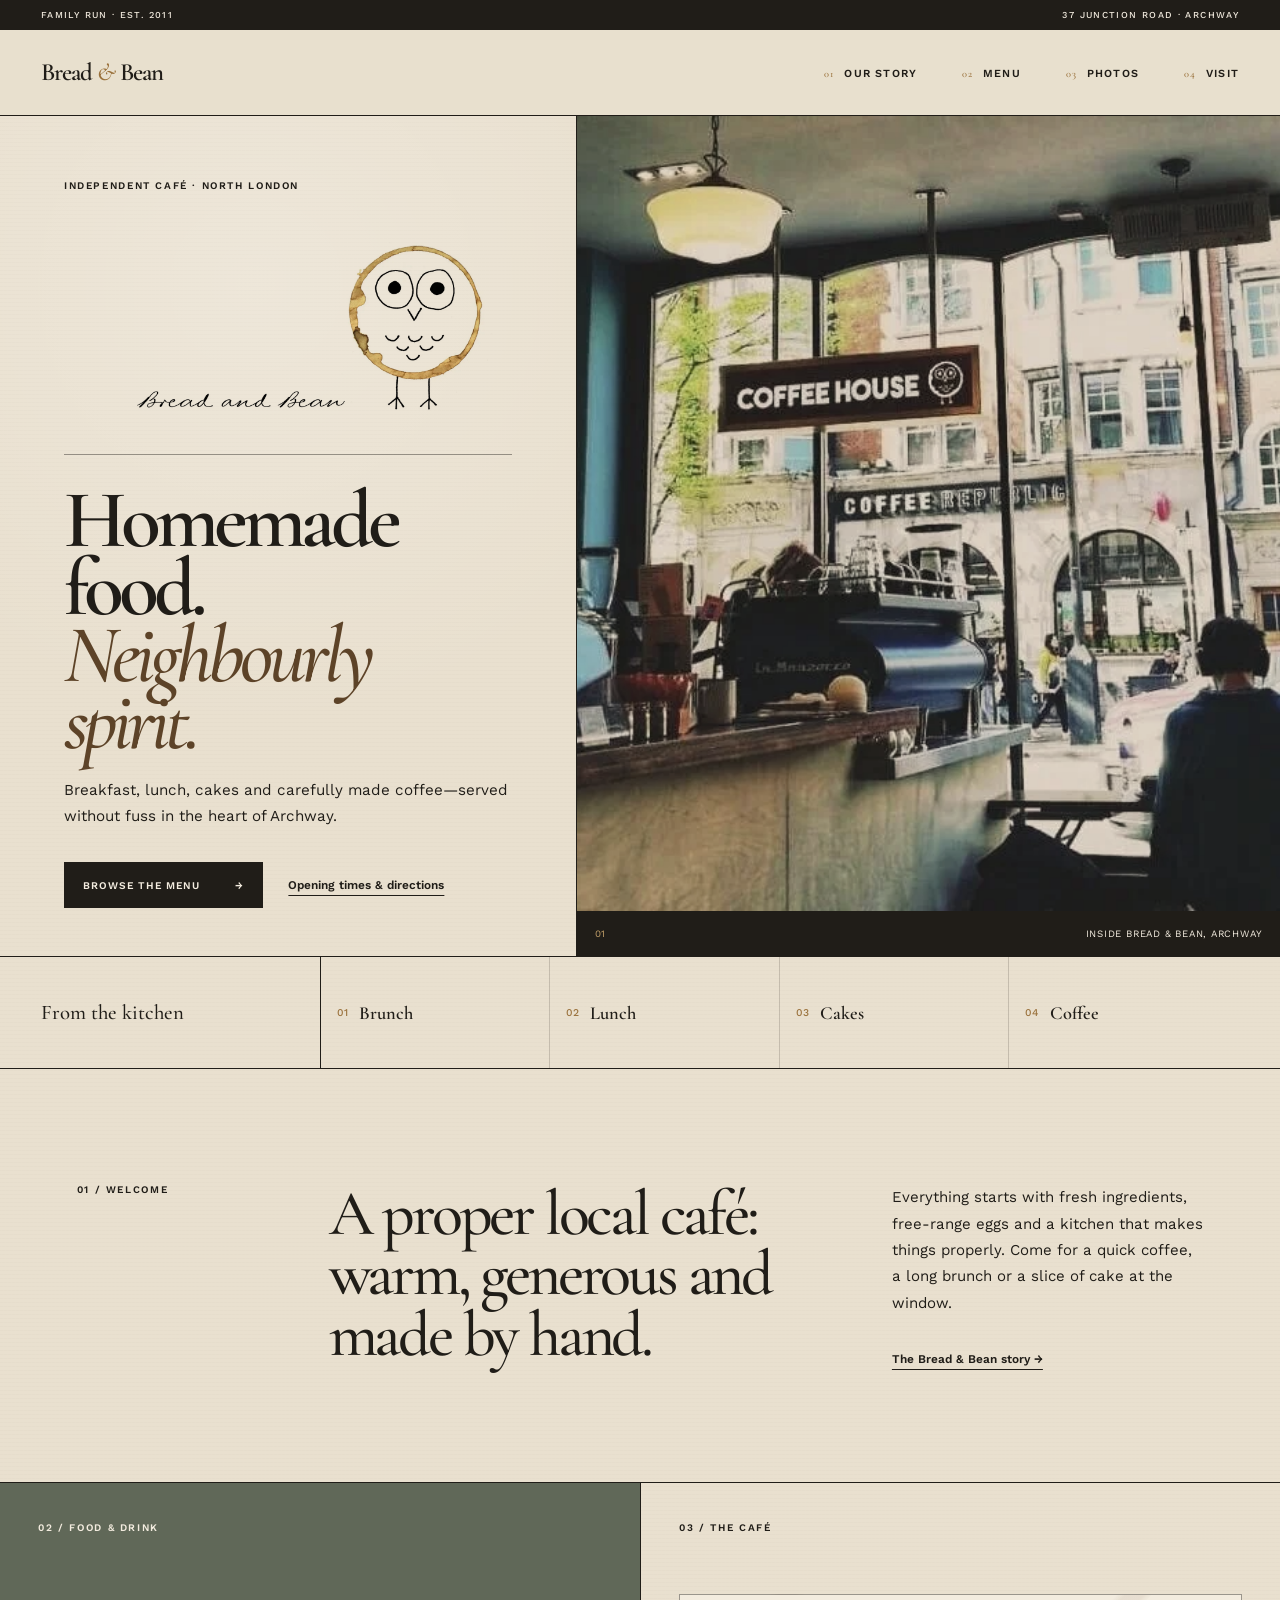
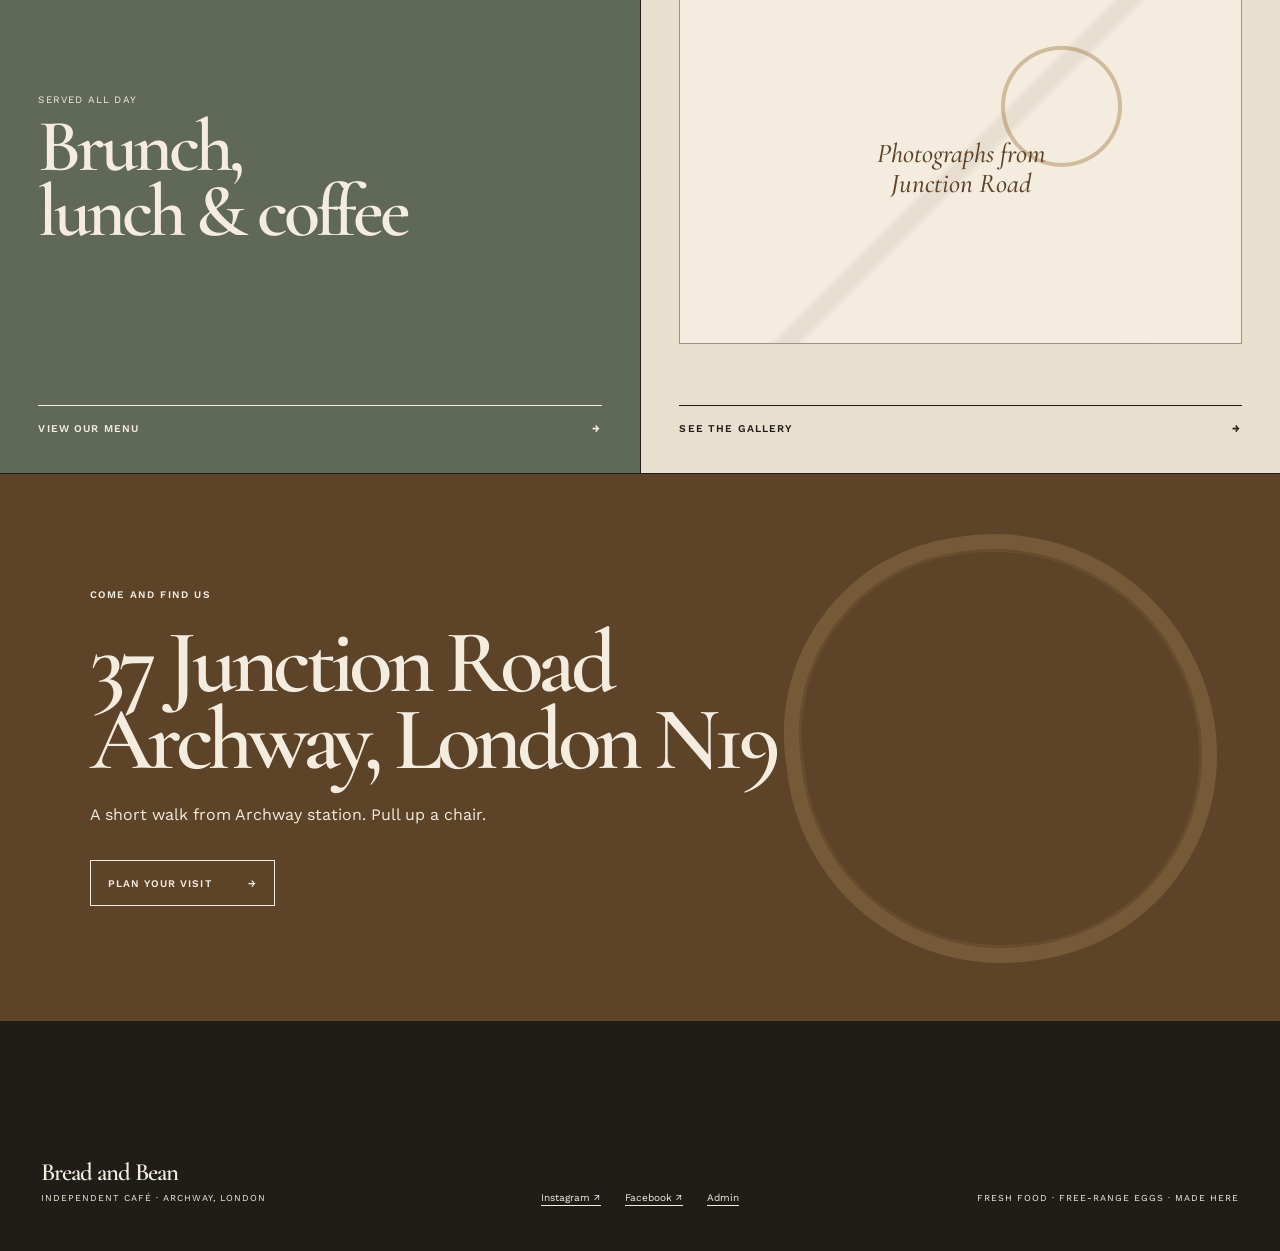
<file: index.html>
<!doctype html>
<html lang="en-GB">
<head>
  <meta charset="utf-8">
  <meta name="viewport" content="width=device-width, initial-scale=1">
  <meta name="description" content="Bread & Bean is an independent neighbourhood café serving homemade brunch, lunch and coffee in Archway.">
  <title>Bread & Bean | Archway neighbourhood café</title>
  <link rel="preconnect" href="https://fonts.googleapis.com">
  <link rel="preconnect" href="https://fonts.gstatic.com" crossorigin>
  <link href="https://fonts.googleapis.com/css2?family=Cormorant+Garamond:ital,wght@0,500;0,600;1,500&family=Work+Sans:wght@400;500;600&display=swap" rel="stylesheet">
  <link rel="stylesheet" href="/assets/styles.css">
  <script src="/assets/site.js" defer></script>
</head>
<body>
  <a class="skip-link" href="#main">Skip to content</a>
  <div class="utility-bar">
    <span>Family run · Est. 2011</span>
    <span>37 Junction Road · Archway</span>
  </div>
  <header class="site-header">
    <a class="brand" href="/" aria-label="Bread and Bean home">Bread <i>&amp;</i> Bean</a>
    <button class="nav-toggle" type="button" aria-expanded="false" aria-controls="site-nav">Menu</button>
    <nav id="site-nav" class="site-nav" aria-label="Main navigation">
      <a href="/story.html"><span>01</span> Our story</a>
      <a href="/menu.html"><span>02</span> Menu</a>
      <a href="/gallery.html"><span>03</span> Photos</a>
      <a href="/contact.html"><span>04</span> Visit</a>
    </nav>
  </header>

  <main id="main">
    <section class="home-hero">
      <div class="hero-brand-panel">
        <p class="index-label">Independent café · North London</p>
        <img class="hero-logo" src="/assets/bread-and-bean-logo.webp" alt="Bread and Bean, illustrated owl logo">
        <div class="hero-statement">
          <h1>Homemade food.<br><em>Neighbourly spirit.</em></h1>
          <p>Breakfast, lunch, cakes and carefully made coffee—served without fuss in the heart of Archway.</p>
        </div>
        <div class="hero-actions">
          <a class="button button-ink" href="/menu.html">Browse the menu <span>→</span></a>
          <a class="underlined-link" href="/contact.html">Opening times &amp; directions</a>
        </div>
      </div>
      <figure class="hero-photo">
        <img src="/assets/uploads/img-20200330-wa0036.webp" alt="Inside Bread and Bean café looking onto Junction Road">
        <figcaption><span>01</span> Inside Bread &amp; Bean, Archway</figcaption>
      </figure>
    </section>

    <section class="service-ledger" aria-label="What Bread and Bean serves">
      <p>From the kitchen</p>
      <ul>
        <li><span>01</span> Brunch</li>
        <li><span>02</span> Lunch</li>
        <li><span>03</span> Cakes</li>
        <li><span>04</span> Coffee</li>
      </ul>
    </section>

    <section class="home-intro ruled-section">
      <div class="section-number">01 / Welcome</div>
      <div>
        <p class="large-copy">A proper local café: warm, generous and made by hand.</p>
      </div>
      <div class="body-copy">
        <p>Everything starts with fresh ingredients, free-range eggs and a kitchen that makes things properly. Come for a quick coffee, a long brunch or a slice of cake at the window.</p>
        <a class="underlined-link" href="/story.html">The Bread &amp; Bean story →</a>
      </div>
    </section>

    <section class="home-cards">
      <a class="editorial-card menu-card" href="/menu.html">
        <span class="card-index">02 / Food &amp; drink</span>
        <div>
          <p>Served all day</p>
          <h2>Brunch,<br>lunch &amp; coffee</h2>
        </div>
        <span class="card-link">View our menu <b>→</b></span>
      </a>
      <a class="editorial-card gallery-card" href="/gallery.html">
        <span class="card-index">03 / The café</span>
        <div class="paper-photo-placeholder">
          <span>Photographs from<br>Junction Road</span>
        </div>
        <span class="card-link">See the gallery <b>→</b></span>
      </a>
    </section>

    <section class="visit-callout">
      <div class="coffee-ring" aria-hidden="true"></div>
      <p class="index-label">Come and find us</p>
      <h2>37 Junction Road<br>Archway, London N19</h2>
      <p>A short walk from Archway station. Pull up a chair.</p>
      <a class="button button-paper" href="/contact.html">Plan your visit <span>→</span></a>
    </section>
  </main>

  <footer class="site-footer">
    <div>
      <a class="footer-brand" href="/">Bread and Bean</a>
      <p>Independent café · Archway, London</p>
    </div>
    <div class="footer-links">
      <a href="#">Instagram ↗</a>
      <a href="#">Facebook ↗</a>
      <a href="/admin/">Admin</a>
    </div>
    <p class="footer-note">Fresh food · Free-range eggs · Made here</p>
  </footer>
</body>
</html>
</file>
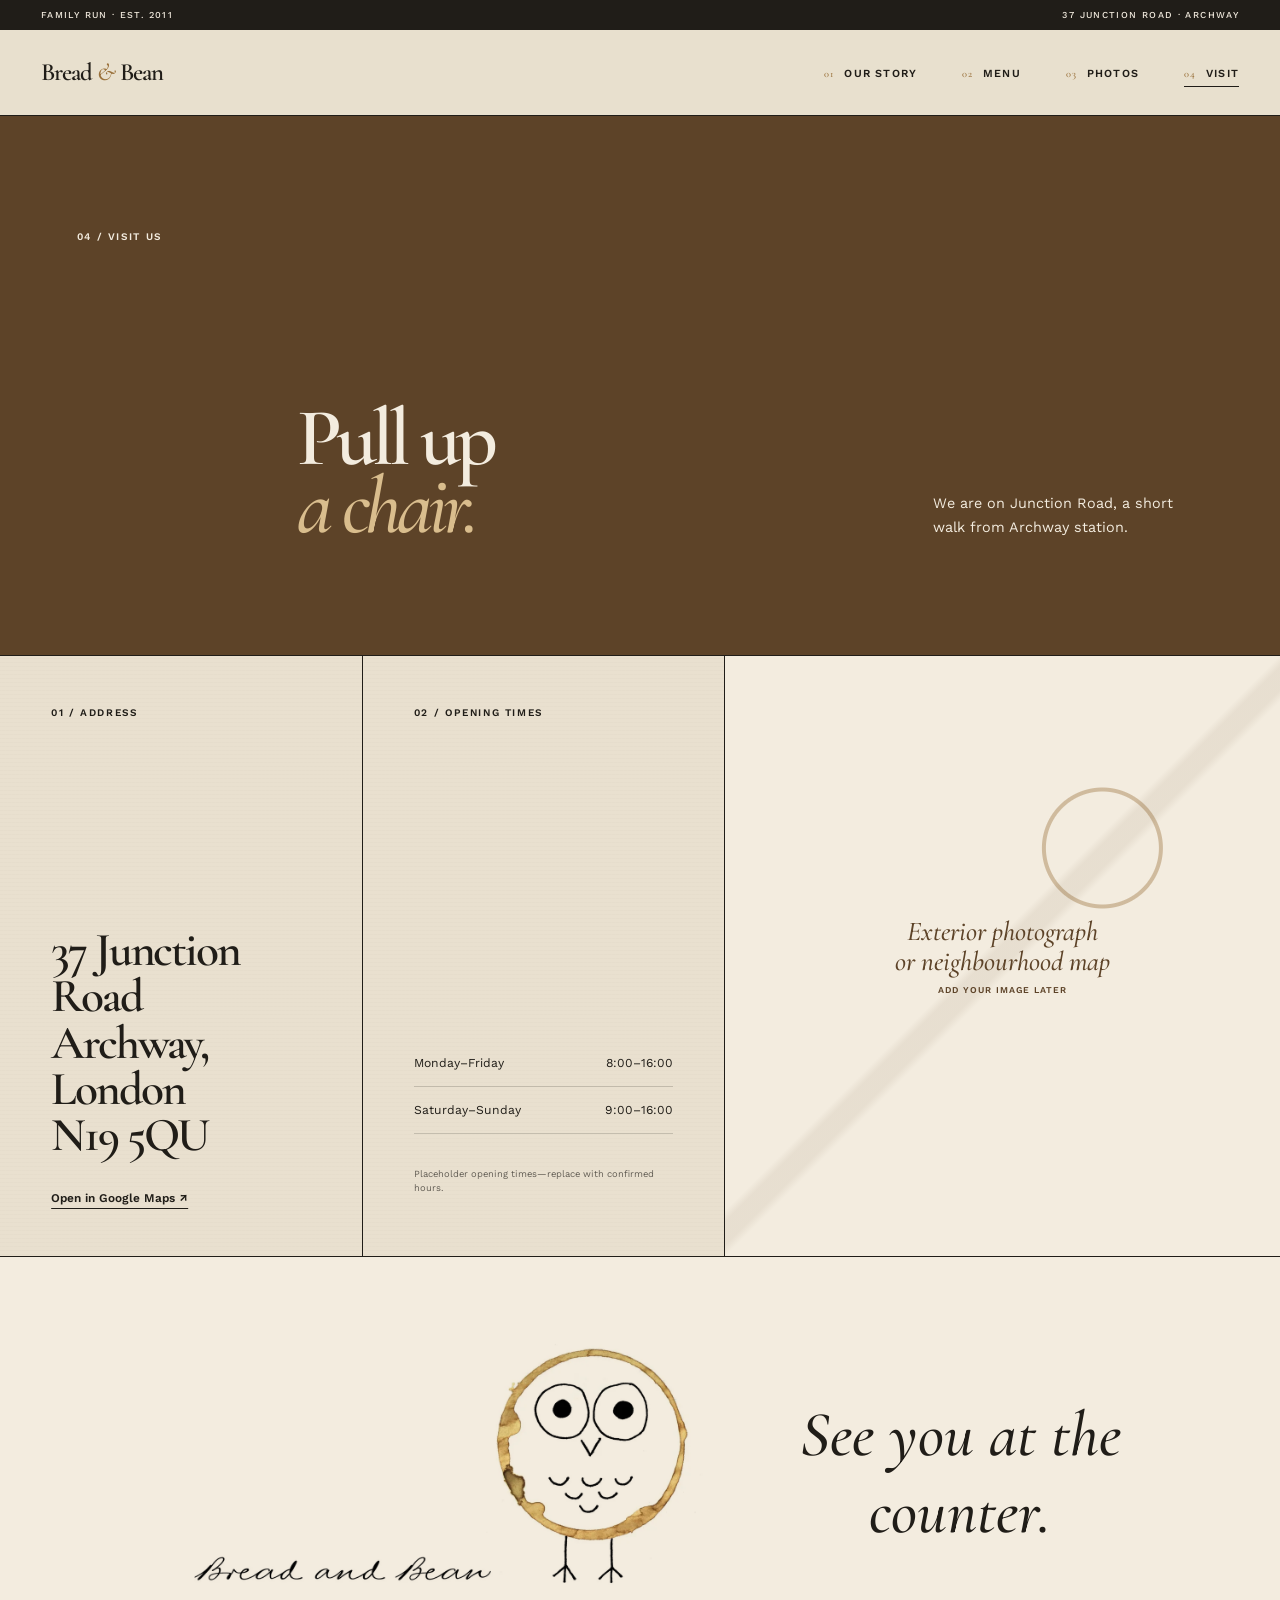
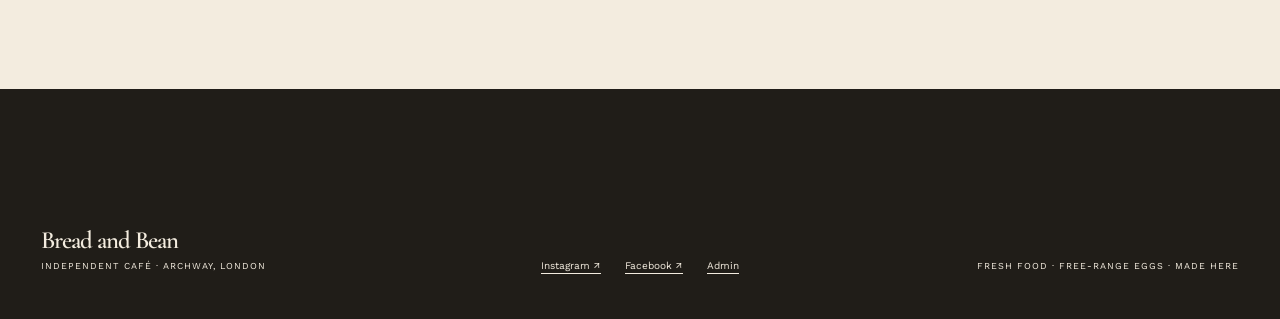
<file: contact.html>
<!doctype html>
<html lang="en-GB">
<head>
  <meta charset="utf-8">
  <meta name="viewport" content="width=device-width, initial-scale=1">
  <meta name="description" content="Visit Bread & Bean at 37 Junction Road in Archway, North London.">
  <title>Visit Us | Bread & Bean</title>
  <link rel="preconnect" href="https://fonts.googleapis.com">
  <link rel="preconnect" href="https://fonts.gstatic.com" crossorigin>
  <link href="https://fonts.googleapis.com/css2?family=Cormorant+Garamond:ital,wght@0,500;0,600;1,500&family=Work+Sans:wght@400;500;600&display=swap" rel="stylesheet">
  <link rel="stylesheet" href="/assets/styles.css">
  <script src="/assets/site.js" defer></script>
</head>
<body>
  <a class="skip-link" href="#main">Skip to content</a>
  <div class="utility-bar"><span>Family run · Est. 2011</span><span>37 Junction Road · Archway</span></div>
  <header class="site-header">
    <a class="brand" href="/" aria-label="Bread and Bean home">Bread <i>&amp;</i> Bean</a>
    <button class="nav-toggle" type="button" aria-expanded="false" aria-controls="site-nav">Menu</button>
    <nav id="site-nav" class="site-nav" aria-label="Main navigation">
      <a href="/story.html"><span>01</span> Our story</a>
      <a href="/menu.html"><span>02</span> Menu</a>
      <a href="/gallery.html"><span>03</span> Photos</a>
      <a class="active" href="/contact.html"><span>04</span> Visit</a>
    </nav>
  </header>
  <main id="main">
    <header class="page-masthead contact-masthead">
      <div class="masthead-index">04 / Visit us</div>
      <h1>Pull up<br><em>a chair.</em></h1>
      <p>We are on Junction Road, a short walk from Archway station.</p>
    </header>
    <section class="contact-ledger">
      <article>
        <span class="ledger-index">01 / Address</span>
        <h2>37 Junction Road<br>Archway, London<br>N19 5QU</h2>
        <a class="underlined-link" href="https://maps.google.com/?q=37+Junction+Road+London+N19+5QU">Open in Google Maps ↗</a>
      </article>
      <article>
        <span class="ledger-index">02 / Opening times</span>
        <dl class="hours">
          <div><dt>Monday–Friday</dt><dd>8:00–16:00</dd></div>
          <div><dt>Saturday–Sunday</dt><dd>9:00–16:00</dd></div>
        </dl>
        <p class="small-note">Placeholder opening times—replace with confirmed hours.</p>
      </article>
      <figure class="tactile-placeholder contact-placeholder">
        <span>Exterior photograph<br>or neighbourhood map</span>
        <small>Add your image later</small>
      </figure>
    </section>
    <section class="contact-signoff">
      <img src="/assets/bread-and-bean-logo.webp" alt="Bread and Bean owl logo">
      <p>See you at the counter.</p>
    </section>
  </main>
  <footer class="site-footer">
    <div><a class="footer-brand" href="/">Bread and Bean</a><p>Independent café · Archway, London</p></div>
    <div class="footer-links"><a href="#">Instagram ↗</a><a href="#">Facebook ↗</a><a href="/admin/">Admin</a></div>
    <p class="footer-note">Fresh food · Free-range eggs · Made here</p>
  </footer>
</body>
</html>
</file>
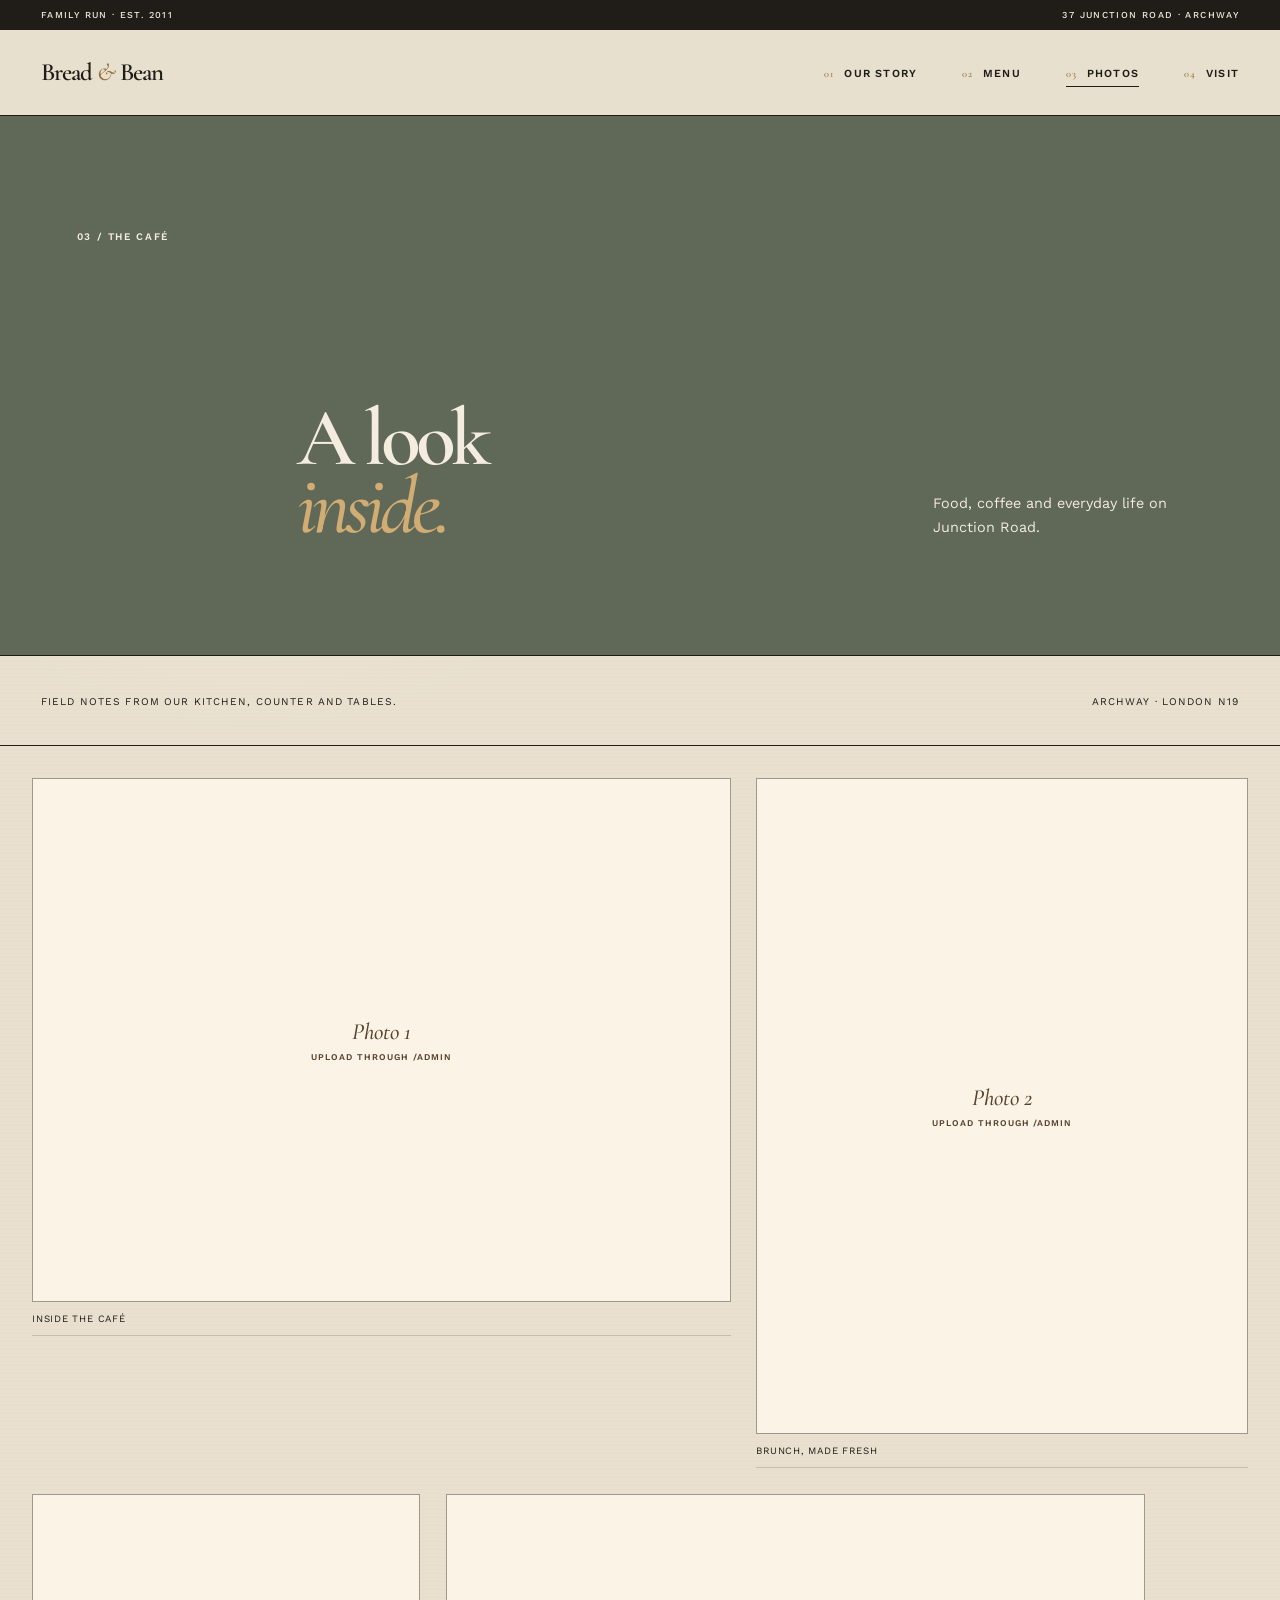
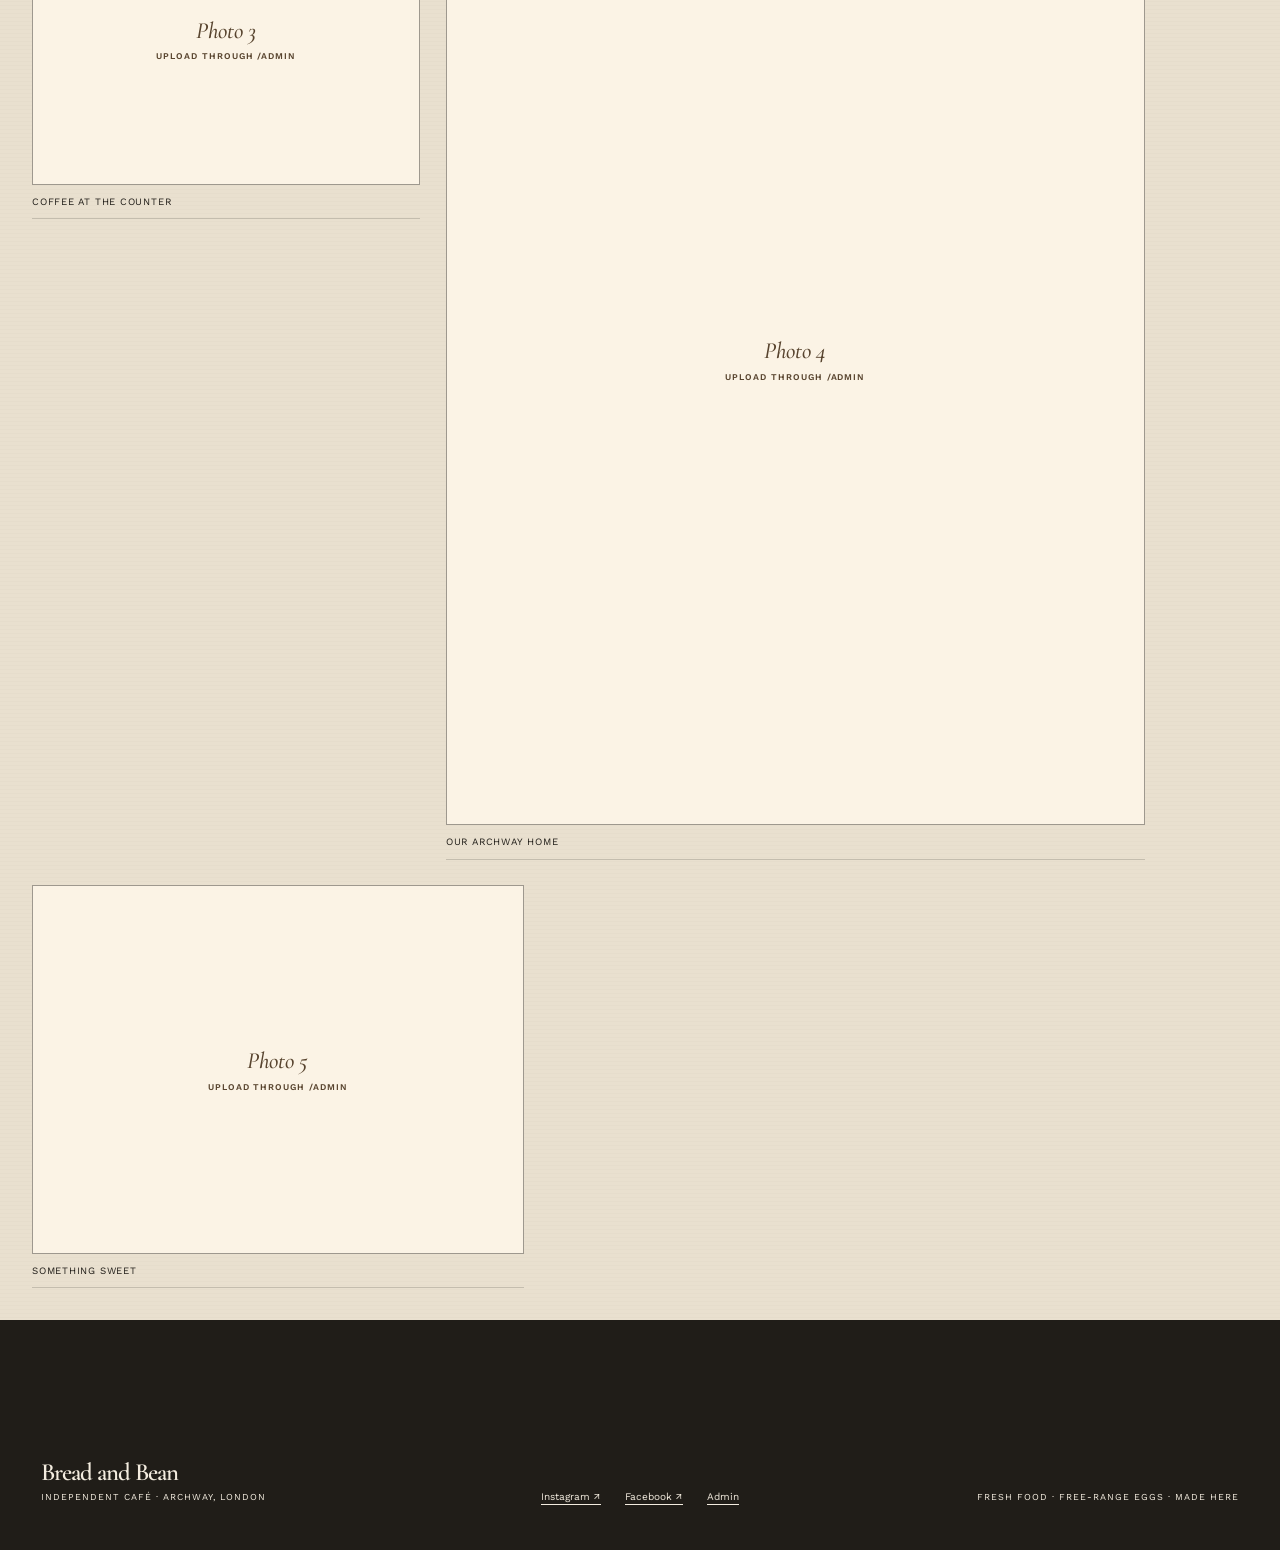
<file: gallery.html>
<!doctype html>
<html lang="en-GB">
<head>
  <meta charset="utf-8">
  <meta name="viewport" content="width=device-width, initial-scale=1">
  <meta name="description" content="Photographs from Bread & Bean café in Archway.">
  <title>Photos | Bread & Bean</title>
  <link rel="preconnect" href="https://fonts.googleapis.com">
  <link rel="preconnect" href="https://fonts.gstatic.com" crossorigin>
  <link href="https://fonts.googleapis.com/css2?family=Cormorant+Garamond:ital,wght@0,500;0,600;1,500&family=Work+Sans:wght@400;500;600&display=swap" rel="stylesheet">
  <link rel="stylesheet" href="/assets/styles.css">
  <script src="/assets/site.js" defer></script>
  <script src="/assets/gallery.js" defer></script>
</head>
<body>
  <a class="skip-link" href="#main">Skip to content</a>
  <div class="utility-bar"><span>Family run · Est. 2011</span><span>37 Junction Road · Archway</span></div>
  <header class="site-header">
    <a class="brand" href="/" aria-label="Bread and Bean home">Bread <i>&amp;</i> Bean</a>
    <button class="nav-toggle" type="button" aria-expanded="false" aria-controls="site-nav">Menu</button>
    <nav id="site-nav" class="site-nav" aria-label="Main navigation">
      <a href="/story.html"><span>01</span> Our story</a>
      <a href="/menu.html"><span>02</span> Menu</a>
      <a class="active" href="/gallery.html"><span>03</span> Photos</a>
      <a href="/contact.html"><span>04</span> Visit</a>
    </nav>
  </header>
  <main id="main">
    <header class="page-masthead gallery-masthead">
      <div class="masthead-index">03 / The café</div>
      <h1>A look<br><em>inside.</em></h1>
      <p>Food, coffee and everyday life on Junction Road.</p>
    </header>
    <div class="gallery-intro">
      <p>Field notes from our kitchen, counter and tables.</p>
      <span>Archway · London N19</span>
    </div>
    <section id="gallery-grid" class="gallery-grid" aria-live="polite">
      <p class="loading-message">Loading the contact sheet…</p>
    </section>
  </main>
  <footer class="site-footer">
    <div><a class="footer-brand" href="/">Bread and Bean</a><p>Independent café · Archway, London</p></div>
    <div class="footer-links"><a href="#">Instagram ↗</a><a href="#">Facebook ↗</a><a href="/admin/">Admin</a></div>
    <p class="footer-note">Fresh food · Free-range eggs · Made here</p>
  </footer>
</body>
</html>
</file>
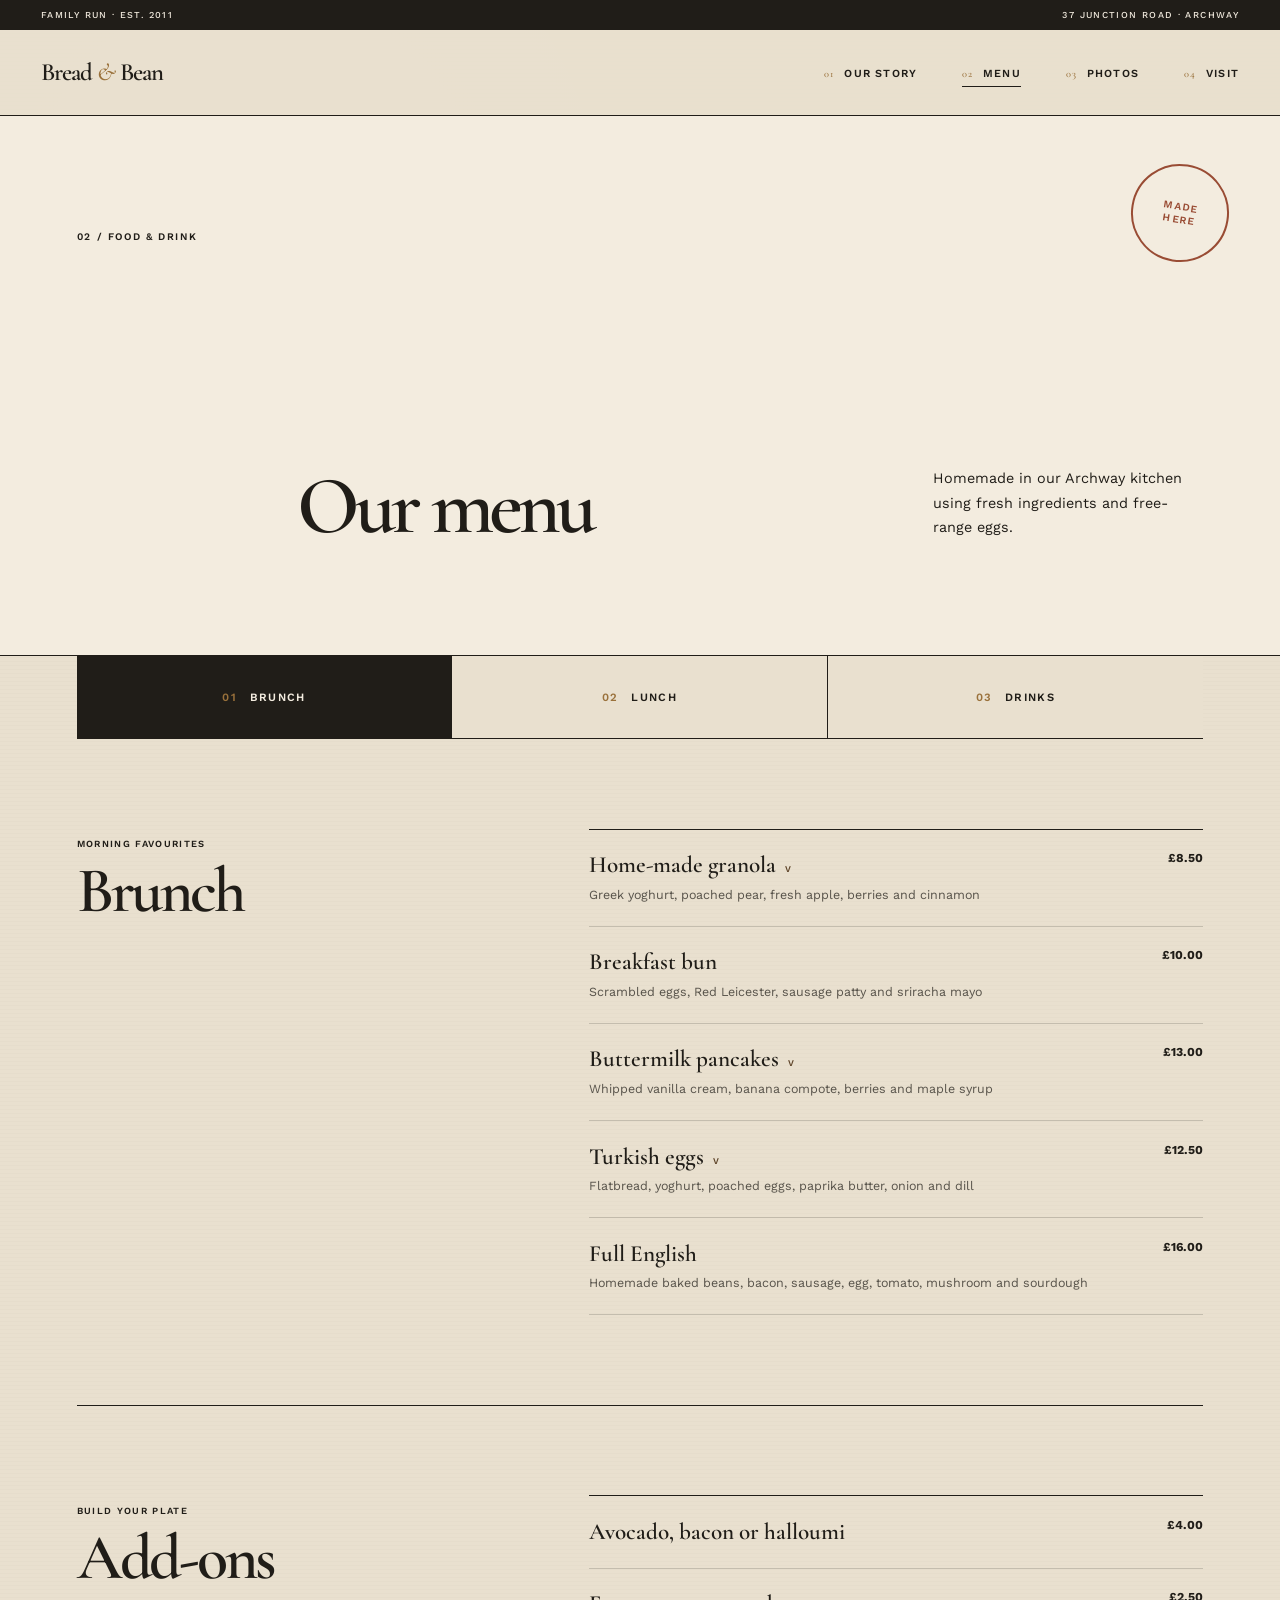
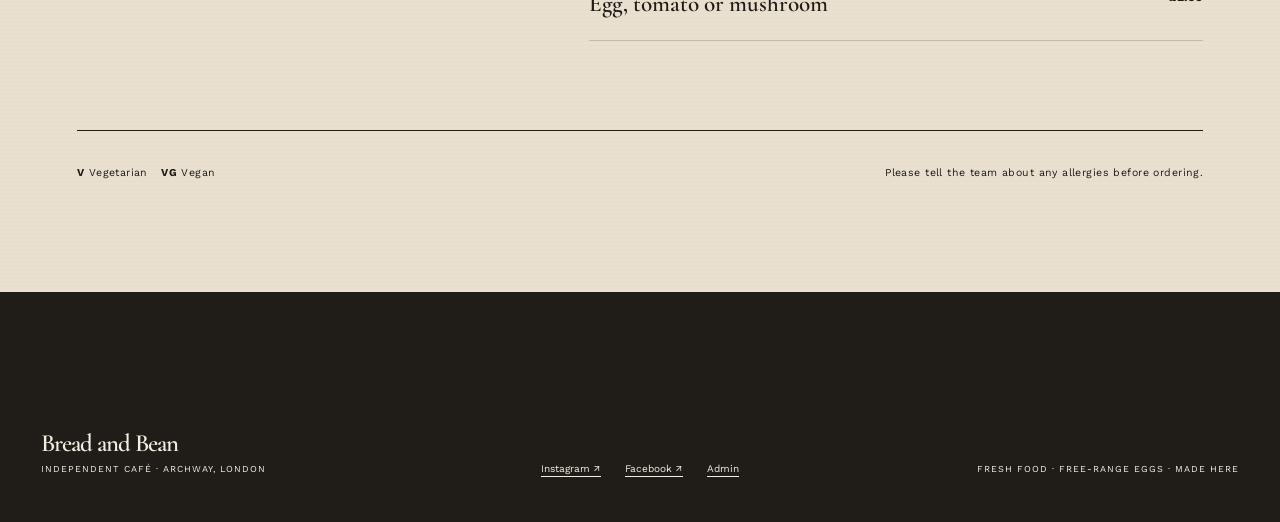
<file: menu.html>
<!doctype html>
<html lang="en-GB">
<head>
  <meta charset="utf-8">
  <meta name="viewport" content="width=device-width, initial-scale=1">
  <meta name="description" content="Browse the Bread & Bean brunch, lunch and drinks menus.">
  <title>Menu | Bread & Bean</title>
  <link rel="preconnect" href="https://fonts.googleapis.com">
  <link rel="preconnect" href="https://fonts.gstatic.com" crossorigin>
  <link href="https://fonts.googleapis.com/css2?family=Cormorant+Garamond:ital,wght@0,500;0,600;1,500&family=Work+Sans:wght@400;500;600&display=swap" rel="stylesheet">
  <link rel="stylesheet" href="/assets/styles.css">
  <script src="/assets/site.js" defer></script>
  <script src="/assets/menu.js" defer></script>
</head>
<body>
  <a class="skip-link" href="#main">Skip to content</a>
  <div class="utility-bar"><span>Family run · Est. 2011</span><span>37 Junction Road · Archway</span></div>
  <header class="site-header">
    <a class="brand" href="/" aria-label="Bread and Bean home">Bread <i>&amp;</i> Bean</a>
    <button class="nav-toggle" type="button" aria-expanded="false" aria-controls="site-nav">Menu</button>
    <nav id="site-nav" class="site-nav" aria-label="Main navigation">
      <a href="/story.html"><span>01</span> Our story</a>
      <a class="active" href="/menu.html"><span>02</span> Menu</a>
      <a href="/gallery.html"><span>03</span> Photos</a>
      <a href="/contact.html"><span>04</span> Visit</a>
    </nav>
  </header>
  <main id="main">
    <header class="page-masthead menu-masthead">
      <div class="masthead-index">02 / Food &amp; drink</div>
      <h1>Our menu</h1>
      <p>Homemade in our Archway kitchen using fresh ingredients and free-range eggs.</p>
      <div class="masthead-stamp">Made<br>here</div>
    </header>
    <section class="menu-shell">
      <div class="menu-tabs" role="tablist" aria-label="Menu sections">
        <button type="button" role="tab" aria-selected="true" aria-controls="menu-panel" data-menu="brunch"><span>01</span> Brunch</button>
        <button type="button" role="tab" aria-selected="false" aria-controls="menu-panel" data-menu="lunch"><span>02</span> Lunch</button>
        <button type="button" role="tab" aria-selected="false" aria-controls="menu-panel" data-menu="drinks"><span>03</span> Drinks</button>
      </div>
      <div id="menu-panel" class="menu-panel" role="tabpanel" aria-live="polite">
        <p class="loading-message">Opening the menu…</p>
      </div>
      <div class="menu-note">
        <p><strong>V</strong> Vegetarian &nbsp; <strong>VG</strong> Vegan</p>
        <p>Please tell the team about any allergies before ordering.</p>
      </div>
    </section>
  </main>
  <footer class="site-footer">
    <div><a class="footer-brand" href="/">Bread and Bean</a><p>Independent café · Archway, London</p></div>
    <div class="footer-links"><a href="#">Instagram ↗</a><a href="#">Facebook ↗</a><a href="/admin/">Admin</a></div>
    <p class="footer-note">Fresh food · Free-range eggs · Made here</p>
  </footer>
</body>
</html>
</file>
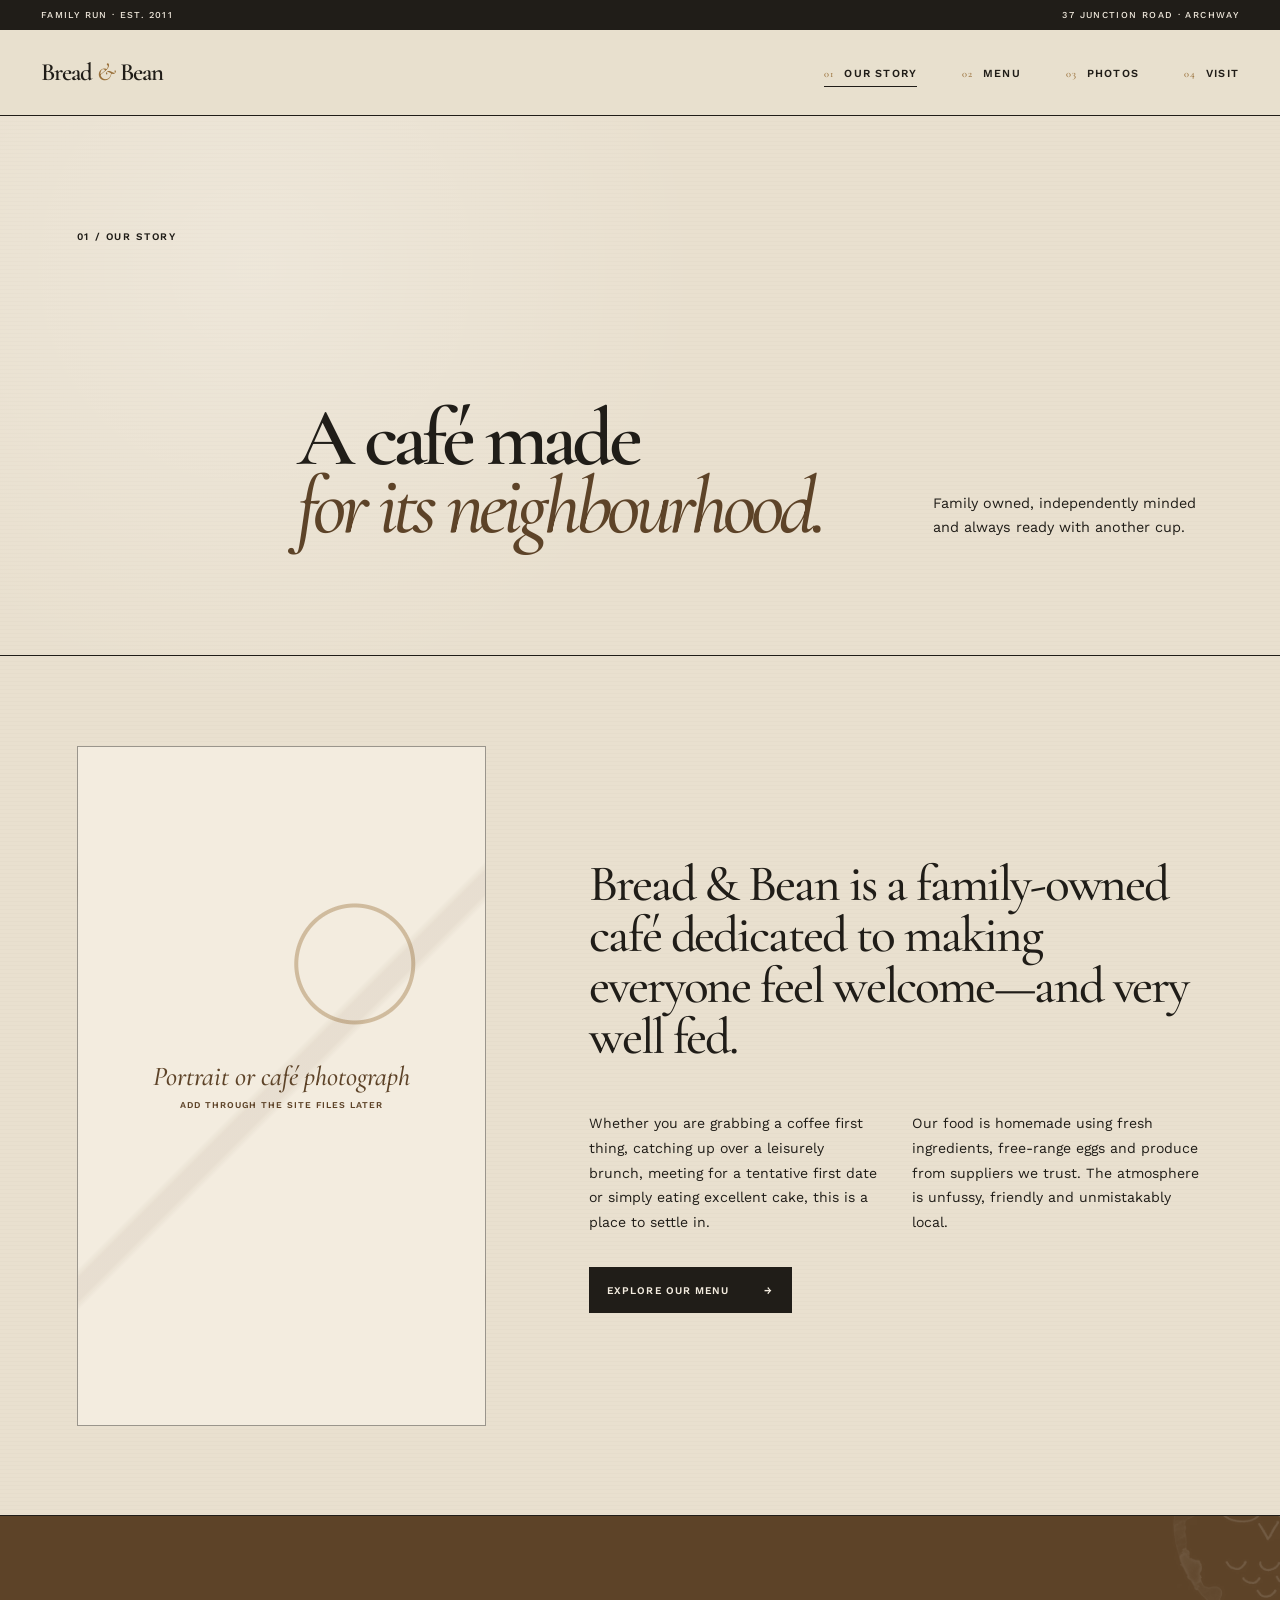
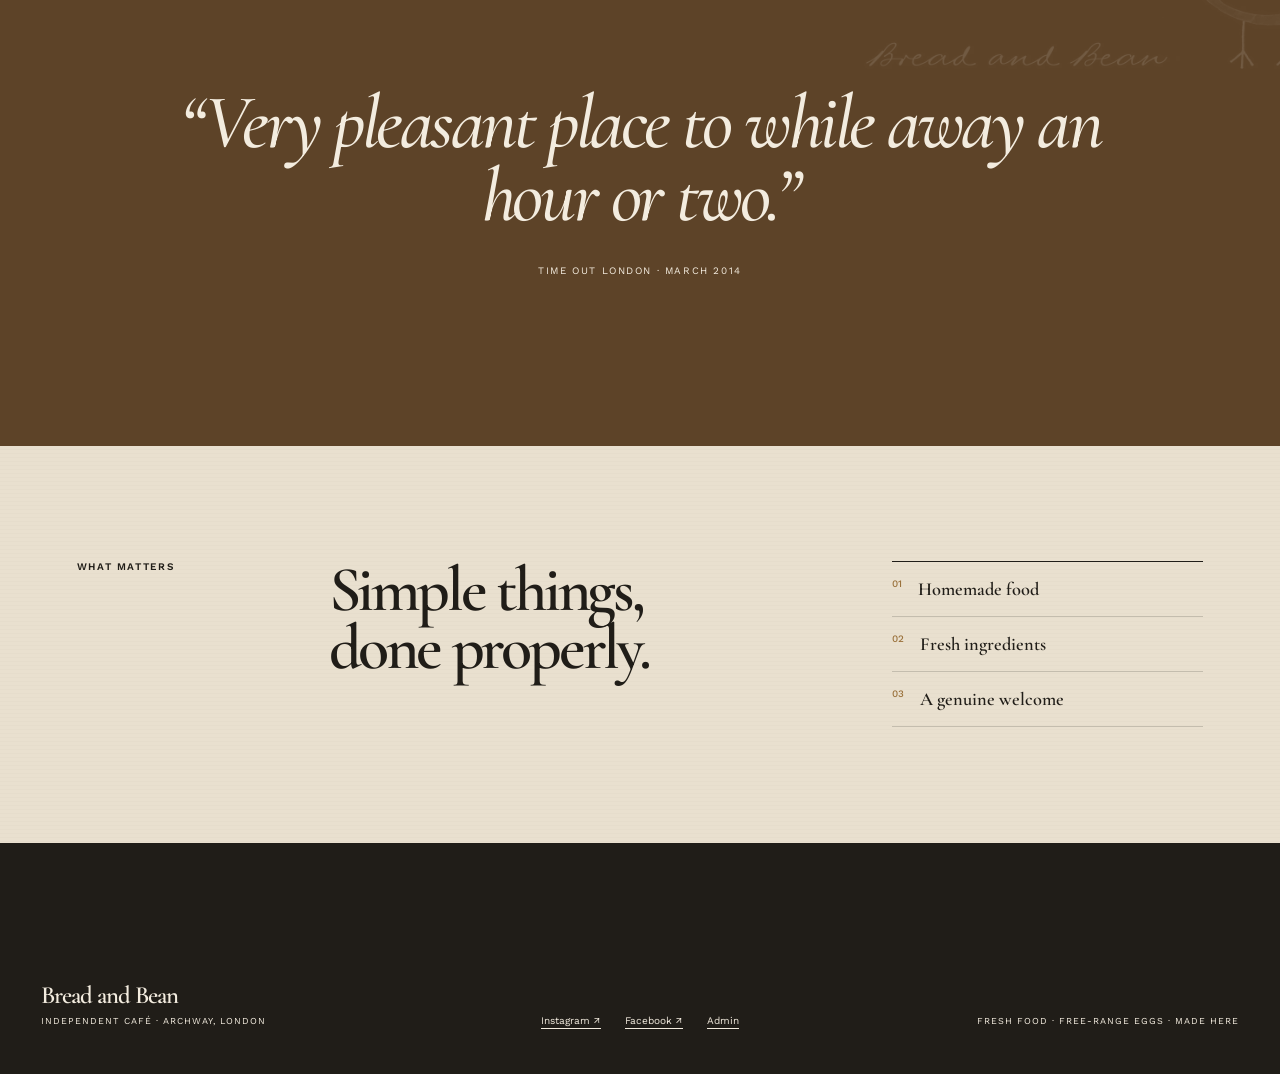
<file: story.html>
<!doctype html>
<html lang="en-GB">
<head>
  <meta charset="utf-8">
  <meta name="viewport" content="width=device-width, initial-scale=1">
  <meta name="description" content="The story behind Bread & Bean, a family-run café in Archway.">
  <title>Our Story | Bread & Bean</title>
  <link rel="preconnect" href="https://fonts.googleapis.com">
  <link rel="preconnect" href="https://fonts.gstatic.com" crossorigin>
  <link href="https://fonts.googleapis.com/css2?family=Cormorant+Garamond:ital,wght@0,500;0,600;1,500&family=Work+Sans:wght@400;500;600&display=swap" rel="stylesheet">
  <link rel="stylesheet" href="/assets/styles.css">
  <script src="/assets/site.js" defer></script>
</head>
<body>
  <a class="skip-link" href="#main">Skip to content</a>
  <div class="utility-bar"><span>Family run · Est. 2011</span><span>37 Junction Road · Archway</span></div>
  <header class="site-header">
    <a class="brand" href="/" aria-label="Bread and Bean home">Bread <i>&amp;</i> Bean</a>
    <button class="nav-toggle" type="button" aria-expanded="false" aria-controls="site-nav">Menu</button>
    <nav id="site-nav" class="site-nav" aria-label="Main navigation">
      <a class="active" href="/story.html"><span>01</span> Our story</a>
      <a href="/menu.html"><span>02</span> Menu</a>
      <a href="/gallery.html"><span>03</span> Photos</a>
      <a href="/contact.html"><span>04</span> Visit</a>
    </nav>
  </header>
  <main id="main">
    <header class="page-masthead">
      <div class="masthead-index">01 / Our story</div>
      <h1>A café made<br><em>for its neighbourhood.</em></h1>
      <p>Family owned, independently minded and always ready with another cup.</p>
    </header>
    <section class="story-feature">
      <figure class="tactile-placeholder tall-placeholder">
        <span>Portrait or café photograph</span>
        <small>Add through the site files later</small>
      </figure>
      <div class="story-copy">
        <p class="drop-lead">Bread &amp; Bean is a family-owned café dedicated to making everyone feel welcome—and very well fed.</p>
        <div class="story-columns">
          <p>Whether you are grabbing a coffee first thing, catching up over a leisurely brunch, meeting for a tentative first date or simply eating excellent cake, this is a place to settle in.</p>
          <p>Our food is homemade using fresh ingredients, free-range eggs and produce from suppliers we trust. The atmosphere is unfussy, friendly and unmistakably local.</p>
        </div>
        <a class="button button-ink" href="/menu.html">Explore our menu <span>→</span></a>
      </div>
    </section>
    <section class="press-quote">
      <img src="/assets/bread-and-bean-logo.webp" alt="" aria-hidden="true">
      <blockquote>“Very pleasant place to while away an hour or two.”</blockquote>
      <p>Time Out London · March 2014</p>
    </section>
    <section class="principles ruled-section">
      <div class="section-number">What matters</div>
      <div><h2>Simple things,<br>done properly.</h2></div>
      <ol>
        <li><span>01</span> Homemade food</li>
        <li><span>02</span> Fresh ingredients</li>
        <li><span>03</span> A genuine welcome</li>
      </ol>
    </section>
  </main>
  <footer class="site-footer">
    <div><a class="footer-brand" href="/">Bread and Bean</a><p>Independent café · Archway, London</p></div>
    <div class="footer-links"><a href="#">Instagram ↗</a><a href="#">Facebook ↗</a><a href="/admin/">Admin</a></div>
    <p class="footer-note">Fresh food · Free-range eggs · Made here</p>
  </footer>
</body>
</html>
</file>
<file: assets/styles.css>
:root {
  --paper: #e9e0cf;
  --paper-light: #f3ecdf;
  --ink: #201d18;
  --coffee: #9a713b;
  --coffee-dark: #5d4328;
  --clay: #994c34;
  --moss: #606858;
  --rule: rgba(32, 29, 24, .42);
  --soft-rule: rgba(32, 29, 24, .18);
  --serif: "Cormorant Garamond", Georgia, serif;
  --sans: "Work Sans", Arial, sans-serif;
}

* { box-sizing: border-box; }
html { scroll-behavior: smooth; }
body {
  margin: 0;
  color: var(--ink);
  background:
    radial-gradient(circle at 20% 10%, rgba(255,255,255,.22), transparent 28rem),
    repeating-linear-gradient(0deg, rgba(50,40,25,.016) 0, rgba(50,40,25,.016) 1px, transparent 1px, transparent 4px),
    var(--paper);
  font-family: var(--sans);
  -webkit-font-smoothing: antialiased;
}
a { color: inherit; }
img { display: block; max-width: 100%; }
button { color: inherit; }
.skip-link { position: fixed; left: 1rem; top: -5rem; z-index: 50; padding: .8rem 1rem; background: var(--ink); color: var(--paper-light); }
.skip-link:focus { top: 1rem; }

.utility-bar {
  min-height: 30px;
  padding: 0 clamp(1rem, 3.2vw, 3.5rem);
  display: flex;
  align-items: center;
  justify-content: space-between;
  background: var(--ink);
  color: var(--paper-light);
  font-size: .57rem;
  font-weight: 500;
  letter-spacing: .15em;
  text-transform: uppercase;
}
.site-header {
  min-height: 86px;
  padding: 0 clamp(1rem, 3.2vw, 3.5rem);
  display: flex;
  align-items: center;
  justify-content: space-between;
  border-bottom: 1px solid var(--ink);
  background: rgba(233,224,207,.96);
  position: relative;
  z-index: 20;
}
.brand, .footer-brand {
  text-decoration: none;
  font: 600 1.55rem/1 var(--serif);
  letter-spacing: -.04em;
}
.brand i { color: var(--coffee); font-weight: 500; }
.site-nav { display: flex; align-items: center; gap: clamp(1.5rem, 3.5vw, 3.8rem); }
.site-nav a {
  padding: .55rem 0 .35rem;
  border-bottom: 1px solid transparent;
  text-decoration: none;
  font-size: .68rem;
  font-weight: 600;
  letter-spacing: .11em;
  text-transform: uppercase;
}
.site-nav a span { margin-right: .35rem; color: var(--coffee); font: 500 .65rem var(--serif); }
.site-nav a:hover, .site-nav a.active { border-color: var(--ink); }
.nav-toggle { display: none; border: 0; background: transparent; font: 600 .67rem var(--sans); letter-spacing: .12em; text-transform: uppercase; }

.index-label, .masthead-index, .section-number, .card-index, .ledger-index {
  margin: 0;
  font-size: .63rem;
  font-weight: 600;
  letter-spacing: .16em;
  text-transform: uppercase;
}
.home-hero {
  min-height: 720px;
  display: grid;
  grid-template-columns: minmax(420px, .9fr) minmax(500px, 1.1fr);
  border-bottom: 1px solid var(--ink);
}
.hero-brand-panel {
  min-width: 0;
  padding: clamp(3rem, 5vw, 5.5rem) clamp(1.5rem, 5vw, 5.5rem) 3rem;
  display: flex;
  flex-direction: column;
}
.hero-logo {
  width: min(100%, 570px);
  margin: 1.5rem 0 .25rem;
  mix-blend-mode: multiply;
}
.hero-statement { margin-top: auto; padding-top: 2rem; border-top: 1px solid var(--rule); }
.hero-statement h1, .page-masthead h1 {
  margin: 0;
  font: 600 clamp(3.7rem, 6.4vw, 7.3rem)/.82 var(--serif);
  letter-spacing: -.06em;
}
.hero-statement h1 em, .page-masthead h1 em { color: var(--coffee-dark); font-weight: 500; }
.hero-statement p { max-width: 35rem; margin: 1.4rem 0 0; font-size: .95rem; line-height: 1.7; }
.hero-actions { margin-top: 2rem; display: flex; align-items: center; gap: 1.6rem; flex-wrap: wrap; }
.button {
  min-height: 46px;
  padding: 0 1.1rem;
  display: inline-flex;
  align-items: center;
  justify-content: space-between;
  gap: 2.2rem;
  border: 1px solid var(--ink);
  text-decoration: none;
  font-size: .64rem;
  font-weight: 600;
  letter-spacing: .1em;
  text-transform: uppercase;
}
.button-ink { background: var(--ink); color: var(--paper-light); }
.button-paper { border-color: var(--paper-light); color: var(--paper-light); }
.underlined-link { text-underline-offset: .35rem; text-decoration-thickness: 1px; font-size: .74rem; font-weight: 600; }
.hero-photo { min-width: 0; margin: 0; display: grid; grid-template-rows: 1fr auto; border-left: 1px solid var(--ink); background: var(--ink); }
.hero-photo img { width: 100%; height: 100%; min-height: 660px; object-fit: cover; filter: saturate(.72) contrast(1.04) sepia(.12); }
.hero-photo figcaption {
  min-height: 45px;
  padding: 0 1.1rem;
  display: flex;
  align-items: center;
  justify-content: space-between;
  color: var(--paper-light);
  font-size: .61rem;
  letter-spacing: .08em;
  text-transform: uppercase;
}
.hero-photo figcaption span { color: #caa66d; }

.service-ledger {
  min-height: 112px;
  padding: 0 clamp(1rem, 3.2vw, 3.5rem);
  display: grid;
  grid-template-columns: .7fr 2.3fr;
  align-items: stretch;
  border-bottom: 1px solid var(--ink);
}
.service-ledger > p { margin: 0; display: flex; align-items: center; font: 500 1.3rem var(--serif); border-right: 1px solid var(--ink); }
.service-ledger ul { margin: 0; padding: 0; display: grid; grid-template-columns: repeat(4, 1fr); list-style: none; }
.service-ledger li { padding: 0 1rem; display: flex; align-items: center; gap: .7rem; border-right: 1px solid var(--soft-rule); font: 600 1.15rem var(--serif); }
.service-ledger li:last-child { border-right: 0; }
.service-ledger li span { color: var(--coffee); font: 500 .65rem var(--sans); }

.ruled-section {
  padding: clamp(5rem, 9vw, 9rem) clamp(1rem, 6vw, 7rem);
  display: grid;
  grid-template-columns: .45fr 1.25fr .8fr;
  gap: clamp(2rem, 6vw, 7rem);
  border-bottom: 1px solid var(--ink);
}
.large-copy { margin: 0; font: 500 clamp(3rem, 5vw, 5.8rem)/.94 var(--serif); letter-spacing: -.05em; }
.body-copy { align-self: end; }
.body-copy p { margin: 0 0 2rem; font-size: .94rem; line-height: 1.75; }
.home-cards { display: grid; grid-template-columns: 1fr 1fr; border-bottom: 1px solid var(--ink); }
.editorial-card { min-height: 590px; padding: clamp(1.5rem, 3vw, 3rem); display: flex; flex-direction: column; justify-content: space-between; text-decoration: none; }
.editorial-card + .editorial-card { border-left: 1px solid var(--ink); }
.menu-card { background: var(--moss); color: var(--paper-light); }
.editorial-card h2 { margin: .6rem 0 0; font: 600 clamp(3.5rem, 5.8vw, 6.5rem)/.87 var(--serif); letter-spacing: -.055em; }
.editorial-card div > p { margin: 0; font-size: .62rem; letter-spacing: .12em; text-transform: uppercase; }
.card-link { padding-top: 1rem; display: flex; justify-content: space-between; border-top: 1px solid currentColor; font-size: .65rem; font-weight: 600; letter-spacing: .11em; text-transform: uppercase; }
.paper-photo-placeholder, .tactile-placeholder {
  min-height: 350px;
  display: grid;
  place-content: center;
  padding: 2rem;
  border: 1px solid var(--rule);
  background:
    linear-gradient(135deg, transparent 48%, rgba(94,66,35,.08) 49%, rgba(94,66,35,.08) 51%, transparent 52%),
    radial-gradient(circle at 68% 32%, transparent 0 56px, rgba(154,113,59,.4) 57px 60px, transparent 61px),
    var(--paper-light);
  color: var(--coffee-dark);
  text-align: center;
  font: italic 500 1.7rem/1.1 var(--serif);
}
.visit-callout {
  position: relative;
  overflow: hidden;
  padding: clamp(5rem, 9vw, 9rem) clamp(1rem, 7vw, 8rem);
  background: var(--coffee-dark);
  color: var(--paper-light);
}
.visit-callout h2 { margin: 1.5rem 0; font: 600 clamp(3.8rem, 7vw, 8rem)/.86 var(--serif); letter-spacing: -.06em; }
.visit-callout > p:not(.index-label) { max-width: 30rem; margin: 0 0 2rem; line-height: 1.6; }
.coffee-ring { position: absolute; right: 5vw; top: 50%; width: min(34vw, 430px); aspect-ratio: 1; border: 15px solid rgba(209,172,113,.21); border-radius: 47% 53% 49% 51%; transform: translateY(-50%) rotate(-8deg); box-shadow: inset 0 0 0 3px rgba(209,172,113,.08); }

.page-masthead {
  min-height: 540px;
  position: relative;
  padding: clamp(5rem, 9vw, 9rem) clamp(1rem, 6vw, 7rem);
  display: grid;
  grid-template-columns: .35fr 1.2fr .55fr;
  gap: 3rem;
  align-items: end;
  border-bottom: 1px solid var(--ink);
}
.page-masthead h1 { grid-column: 2; }
.page-masthead > p { grid-column: 3; margin: 0; max-width: 22rem; font-size: .9rem; line-height: 1.7; }
.masthead-index { align-self: start; }
.menu-masthead { background: var(--paper-light); }
.masthead-stamp {
  position: absolute;
  right: 4vw;
  top: 3rem;
  width: 98px;
  aspect-ratio: 1;
  display: grid;
  place-content: center;
  border: 2px solid var(--clay);
  border-radius: 50%;
  color: var(--clay);
  text-align: center;
  font: 600 .64rem/1.3 var(--sans);
  letter-spacing: .14em;
  text-transform: uppercase;
  transform: rotate(9deg);
}
.gallery-masthead { background: var(--moss); color: var(--paper-light); }
.gallery-masthead h1 em { color: #d1ad73; }
.contact-masthead { background: var(--coffee-dark); color: var(--paper-light); }
.contact-masthead h1 em { color: #d9bd8d; }

.story-feature { padding: clamp(4rem, 7vw, 8rem) clamp(1rem, 6vw, 7rem); display: grid; grid-template-columns: .8fr 1.2fr; gap: clamp(3rem, 8vw, 9rem); border-bottom: 1px solid var(--ink); }
.tactile-placeholder { margin: 0; color: var(--coffee-dark); }
.tactile-placeholder small { margin-top: .5rem; font: 600 .56rem var(--sans); letter-spacing: .11em; text-transform: uppercase; }
.tall-placeholder { min-height: 680px; }
.story-copy { align-self: center; }
.drop-lead { margin: 0 0 3rem; font: 500 clamp(2.4rem, 4vw, 4.6rem)/1 var(--serif); letter-spacing: -.04em; }
.story-columns { display: grid; grid-template-columns: 1fr 1fr; gap: 2rem; margin-bottom: 2rem; }
.story-columns p { margin: 0; font-size: .88rem; line-height: 1.75; }
.press-quote { position: relative; overflow: hidden; min-height: 530px; padding: clamp(5rem, 9vw, 9rem) 8vw; display: grid; place-content: center; background: var(--coffee-dark); color: var(--paper-light); text-align: center; }
.press-quote img { position: absolute; width: 650px; right: -130px; top: -130px; opacity: .12; filter: grayscale(1) invert(1); mix-blend-mode: screen; }
.press-quote blockquote { position: relative; max-width: 1000px; margin: 0 0 2rem; font: italic 500 clamp(3.1rem, 6vw, 6.5rem)/.95 var(--serif); letter-spacing: -.045em; }
.press-quote p { position: relative; margin: 0; font-size: .62rem; letter-spacing: .16em; text-transform: uppercase; }
.principles h2 { margin: 0; font: 600 clamp(3rem, 5vw, 5.7rem)/.9 var(--serif); letter-spacing: -.05em; }
.principles ol { margin: 0; padding: 0; list-style: none; align-self: end; border-top: 1px solid var(--ink); }
.principles li { padding: 1rem 0; display: flex; gap: 1rem; border-bottom: 1px solid var(--soft-rule); font: 600 1.15rem var(--serif); }
.principles li span { color: var(--coffee); font: 500 .62rem var(--sans); }

.menu-shell { padding: 0 clamp(1rem, 6vw, 7rem) clamp(5rem, 8vw, 8rem); }
.menu-tabs { position: sticky; top: 0; z-index: 10; display: grid; grid-template-columns: repeat(3, 1fr); border-bottom: 1px solid var(--ink); background: var(--paper); }
.menu-tabs button { min-height: 82px; padding: 0 1.2rem; border: 0; border-right: 1px solid var(--ink); background: transparent; font: 600 .7rem var(--sans); letter-spacing: .12em; text-transform: uppercase; cursor: pointer; }
.menu-tabs button:last-child { border-right: 0; }
.menu-tabs button span { margin-right: .5rem; color: var(--coffee); }
.menu-tabs button[aria-selected="true"] { background: var(--ink); color: var(--paper-light); }
.menu-panel { min-height: 500px; }
.menu-section { padding: clamp(4rem, 7vw, 7rem) 0; display: grid; grid-template-columns: .4fr .6fr; gap: clamp(2rem, 8vw, 8rem); border-bottom: 1px solid var(--ink); }
.menu-section-heading .eyebrow { margin-bottom: .8rem; font-size: .59rem; font-weight: 600; letter-spacing: .14em; text-transform: uppercase; }
.menu-section-heading h2 { margin: 0; font: 600 clamp(3.5rem, 5vw, 5.8rem)/.9 var(--serif); letter-spacing: -.05em; }
.menu-items { border-top: 1px solid var(--ink); }
.menu-item { padding: 1.35rem 0; display: grid; grid-template-columns: 1fr auto; gap: 2rem; border-bottom: 1px solid var(--soft-rule); }
.menu-item h3 { margin: 0; font: 600 1.45rem var(--serif); }
.menu-item h3 small { margin-left: .25rem; color: var(--coffee-dark); font: 600 .55rem var(--sans); letter-spacing: .1em; }
.menu-item p { max-width: 36rem; margin: .35rem 0 0; font-size: .78rem; line-height: 1.55; opacity: .72; }
.menu-item > strong { font-size: .76rem; }
.menu-note { padding-top: 1.5rem; display: flex; justify-content: space-between; gap: 2rem; font-size: .66rem; letter-spacing: .04em; }
.loading-message, .error-message, .empty-message { padding: 6rem 1rem; text-align: center; font: italic 500 1.5rem var(--serif); }

.gallery-intro { min-height: 90px; padding: 0 clamp(1rem, 3.2vw, 3.5rem); display: flex; align-items: center; justify-content: space-between; border-bottom: 1px solid var(--ink); font-size: .64rem; letter-spacing: .11em; text-transform: uppercase; }
.gallery-grid { padding: clamp(1rem, 2.5vw, 2.5rem); display: grid; grid-template-columns: repeat(12, 1fr); gap: clamp(1rem, 2vw, 2rem); }
.gallery-item { margin: 0; grid-column: span 4; }
.gallery-item:nth-child(5n+1), .gallery-item:nth-child(5n+4) { grid-column: span 7; }
.gallery-item:nth-child(5n+2), .gallery-item:nth-child(5n+5) { grid-column: span 5; }
.gallery-item img, .gallery-item .image-placeholder { width: 100%; aspect-ratio: 4/3; object-fit: cover; filter: saturate(.78) contrast(1.03) sepia(.08); }
.gallery-item:nth-child(even) img, .gallery-item:nth-child(even) .image-placeholder { aspect-ratio: 3/4; }
.gallery-item figcaption { padding: .7rem 0; border-bottom: 1px solid var(--soft-rule); font-size: .61rem; letter-spacing: .08em; text-transform: uppercase; }
.image-placeholder { min-height: 260px; display: grid; place-content: center; gap: .4rem; padding: 2rem; border: 1px solid var(--rule); background: var(--paper-light); color: var(--coffee-dark); text-align: center; }
.image-placeholder span { font: italic 500 1.45rem var(--serif); }
.image-placeholder small { font-size: .55rem; font-weight: 600; letter-spacing: .11em; text-transform: uppercase; }
.gallery-grid > .loading-message, .gallery-grid > .error-message, .gallery-grid > .empty-message { grid-column: 1/-1; }

.contact-ledger { display: grid; grid-template-columns: .85fr .85fr 1.3fr; border-bottom: 1px solid var(--ink); }
.contact-ledger article { min-height: 600px; padding: clamp(2rem, 4vw, 4rem); border-right: 1px solid var(--ink); display: flex; flex-direction: column; }
.contact-ledger article h2 { margin: auto 0 2rem; font: 600 clamp(2.3rem, 3.7vw, 4.2rem)/.98 var(--serif); letter-spacing: -.045em; }
.hours { margin: auto 0 1.5rem; }
.hours div { padding: 1rem 0; display: flex; justify-content: space-between; gap: 1rem; border-bottom: 1px solid var(--soft-rule); font-size: .76rem; }
.hours dt, .hours dd { margin: 0; }
.small-note { font-size: .59rem; line-height: 1.5; opacity: .67; }
.contact-placeholder { min-height: 600px; border: 0; }
.contact-signoff { min-height: 430px; padding: 3rem 7vw; display: grid; grid-template-columns: 1fr 1fr; align-items: center; background: var(--paper-light); }
.contact-signoff img { max-width: 640px; mix-blend-mode: multiply; }
.contact-signoff p { margin: 0; font: italic 500 clamp(3rem, 5vw, 6rem) var(--serif); text-align: center; }

.site-footer { min-height: 230px; padding: 3rem clamp(1rem, 3.2vw, 3.5rem); display: grid; grid-template-columns: 1fr auto 1fr; align-items: end; gap: 3rem; background: var(--ink); color: var(--paper-light); }
.site-footer p { margin: .5rem 0 0; font-size: .57rem; letter-spacing: .11em; text-transform: uppercase; }
.footer-links { display: flex; gap: 1.5rem; }
.footer-links a { font-size: .63rem; text-underline-offset: .25rem; }
.footer-note { text-align: right; }
.not-found { min-height: 100vh; display: grid; place-content: center; padding: 2rem; }
.not-found main { max-width: 760px; }
.not-found h1 { font: 600 clamp(4rem, 8vw, 8rem)/.87 var(--serif); letter-spacing: -.06em; }

@media (max-width: 900px) {
  .home-hero { grid-template-columns: 1fr; }
  .hero-logo { max-width: 600px; }
  .hero-photo { border-left: 0; border-top: 1px solid var(--ink); }
  .hero-photo img { min-height: 500px; }
  .service-ledger { grid-template-columns: 1fr; padding: 0; }
  .service-ledger > p { min-height: 60px; padding: 0 1rem; border-right: 0; border-bottom: 1px solid var(--ink); }
  .ruled-section { grid-template-columns: .35fr 1.65fr; }
  .ruled-section .body-copy, .principles ol { grid-column: 2; }
  .page-masthead { grid-template-columns: .3fr 1.7fr; }
  .page-masthead h1 { grid-column: 2; }
  .page-masthead > p { grid-column: 2; }
  .story-feature { grid-template-columns: 1fr; }
  .tall-placeholder { min-height: 520px; }
  .contact-ledger { grid-template-columns: 1fr 1fr; }
  .contact-placeholder { grid-column: 1/-1; min-height: 500px; border-top: 1px solid var(--ink); }
}

@media (max-width: 700px) {
  .utility-bar span:first-child { display: none; }
  .utility-bar { justify-content: flex-end; }
  .site-header { min-height: 70px; }
  .nav-toggle { display: block; }
  .site-nav { display: none; position: absolute; top: 69px; left: 0; right: 0; padding: .5rem 1rem 1rem; flex-direction: column; align-items: stretch; gap: 0; background: var(--paper); border-bottom: 1px solid var(--ink); }
  .site-nav.open { display: flex; }
  .site-nav a { padding: 1rem 0; border-bottom: 1px solid var(--soft-rule); }
  .home-hero { min-height: 0; }
  .hero-brand-panel { min-height: 660px; padding-top: 3rem; }
  .hero-logo { margin-top: 1rem; }
  .hero-statement h1, .page-masthead h1 { font-size: clamp(3.5rem, 17vw, 5.3rem); }
  .hero-photo img { min-height: 380px; }
  .service-ledger ul { grid-template-columns: 1fr 1fr; }
  .service-ledger li { min-height: 64px; border-bottom: 1px solid var(--soft-rule); }
  .ruled-section { grid-template-columns: 1fr; }
  .ruled-section .body-copy, .principles ol { grid-column: auto; }
  .home-cards { grid-template-columns: 1fr; }
  .editorial-card + .editorial-card { border-left: 0; border-top: 1px solid var(--ink); }
  .editorial-card { min-height: 500px; }
  .coffee-ring { width: 65vw; right: -18vw; }
  .page-masthead { min-height: 490px; grid-template-columns: 1fr; gap: 2rem; align-content: end; }
  .page-masthead h1, .page-masthead > p { grid-column: auto; }
  .masthead-index { align-self: auto; }
  .story-columns { grid-template-columns: 1fr; }
  .menu-shell { padding-left: 0; padding-right: 0; }
  .menu-panel, .menu-note { padding-left: 1rem; padding-right: 1rem; }
  .menu-tabs button { min-height: 67px; padding: 0 .35rem; font-size: .62rem; }
  .menu-tabs button span { display: none; }
  .menu-section { grid-template-columns: 1fr; }
  .menu-note { flex-direction: column; }
  .gallery-grid { grid-template-columns: 1fr 1fr; }
  .gallery-item, .gallery-item:nth-child(n) { grid-column: span 1; }
  .contact-ledger { grid-template-columns: 1fr; }
  .contact-ledger article { min-height: 460px; border-right: 0; border-bottom: 1px solid var(--ink); }
  .contact-placeholder { grid-column: auto; }
  .contact-signoff { grid-template-columns: 1fr; gap: 1rem; }
  .site-footer { grid-template-columns: 1fr; align-items: start; gap: 2rem; }
  .footer-note { text-align: left; }
}

@media (max-width: 480px) {
  .gallery-grid { grid-template-columns: 1fr; }
  .hero-actions { align-items: flex-start; flex-direction: column; }
  .gallery-intro span { display: none; }
}

@media (prefers-reduced-motion: reduce) {
  html { scroll-behavior: auto; }
}
</file>
